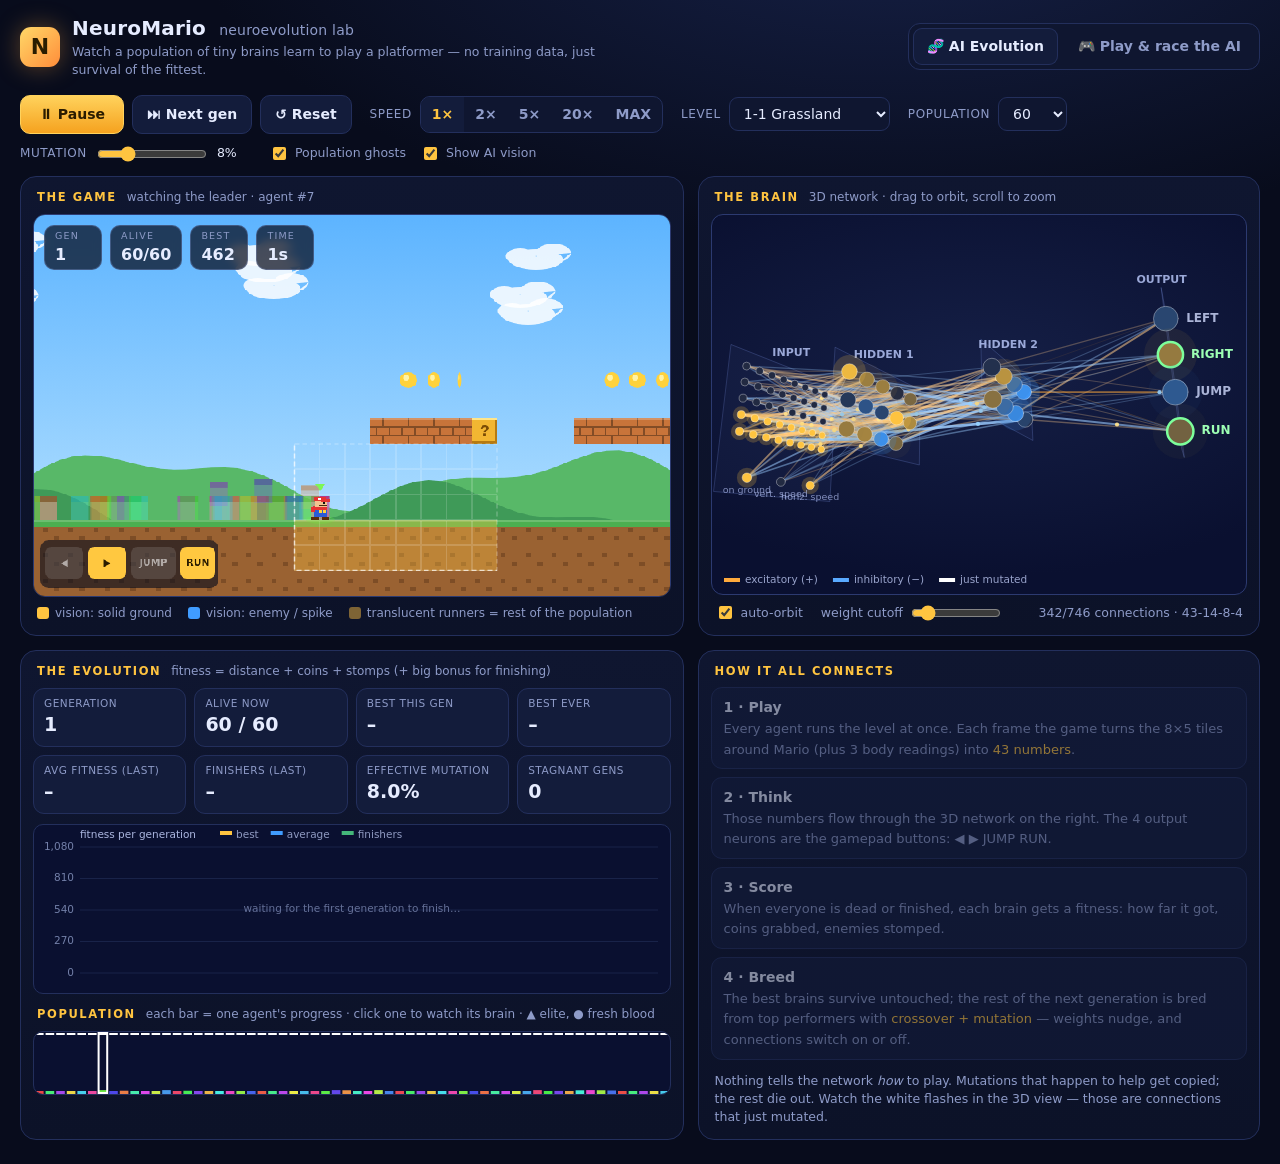
<file: index.html>
<!doctype html>
<html lang="en">
<head>
<meta charset="utf-8">
<meta name="viewport" content="width=device-width, initial-scale=1">
<title>NeuroMario — Neuroevolution Lab</title>
<link rel="stylesheet" href="css/style.css">
</head>
<body>
<header class="top">
  <div class="brand">
    <div class="logo">N</div>
    <div>
      <h1>NeuroMario <span>neuroevolution lab</span></h1>
      <p>Watch a population of tiny brains learn to play a platformer — no training data, just survival of the fittest.</p>
    </div>
  </div>
  <div class="tabs" role="tablist">
    <button class="tab active" id="tabEvolve" role="tab">🧬 AI Evolution</button>
    <button class="tab" id="tabPlay" role="tab">🎮 Play &amp; race the AI</button>
  </div>
</header>

<section class="toolbar">
  <div class="group">
    <button id="btnRun" class="btn primary">⏸ Pause</button>
    <button id="btnStep" class="btn" title="Fast-forward to the end of this generation">⏭ Next gen</button>
    <button id="btnReset" class="btn" title="Throw away the population and start over">↺ Reset</button>
  </div>
  <div class="group">
    <span class="lbl">Speed</span>
    <div class="seg" id="speedSeg">
      <button data-s="1" class="on">1×</button><button data-s="2">2×</button><button data-s="5">5×</button><button data-s="20">20×</button><button data-s="0">MAX</button>
    </div>
  </div>
  <div class="group">
    <span class="lbl">Level</span>
    <select id="selLevel" class="sel"></select>
  </div>
  <div class="group">
    <span class="lbl">Population</span>
    <select id="selPop" class="sel"><option>30</option><option selected>60</option><option>100</option><option>150</option></select>
  </div>
  <div class="group">
    <span class="lbl">Mutation</span>
    <input type="range" id="rngMut" min="1" max="30" value="8"><span id="valMut" class="val">8%</span>
  </div>
  <div class="group checks">
    <label><input type="checkbox" id="chkGhost" checked> Population ghosts</label>
    <label><input type="checkbox" id="chkVision" checked> Show AI vision</label>
  </div>
</section>

<main class="grid">
  <section class="panel game">
    <div class="ptitle"><b>THE GAME</b><span id="watchInfo">watching the leader</span>
      <button id="btnFollow" class="mini hidden">⤴ follow leader</button></div>
    <div class="stage">
      <canvas id="gameCanvas"></canvas>
      <div class="pills">
        <div class="pill"><i>GEN</i><b id="pGen">1</b></div>
        <div class="pill"><i>ALIVE</i><b id="pAlive">0</b></div>
        <div class="pill"><i>BEST</i><b id="pBest">0</b></div>
        <div class="pill"><i>TIME</i><b id="pTime">0s</b></div>
      </div>
      <div class="hint" id="playHint" style="">← → / A D move · ↑ / W / Space jump (hold = higher) · Shift / Z run · R restart</div>
    </div>
    <div class="legend">
      <span><i style="background:#ffc440"></i>vision: solid ground</span>
      <span><i style="background:#409cff"></i>vision: enemy / spike</span>
      <span><i style="background:hsl(40,85%,60%);opacity:.5"></i>translucent runners = rest of the population</span>
    </div>
  </section>

  <section class="panel viz">
    <div class="ptitle"><b>THE BRAIN</b><span id="netInfo">3D network · drag to orbit, scroll to zoom</span></div>
    <div class="vizwrap"><canvas id="netCanvas"></canvas></div>
    <div class="vizbar">
      <label><input type="checkbox" id="chkRotate" checked> auto-orbit</label>
      <label>weight cutoff <input type="range" id="rngCut" min="0" max="100" value="12"></label>
      <span id="netStats" class="val"></span>
    </div>
  </section>

  <section class="panel stats">
    <div class="ptitle"><b>THE EVOLUTION</b><span>fitness = distance + coins + stomps (+ big bonus for finishing)</span></div>
    <div class="cards">
      <div class="card"><i>Generation</i><b id="sGen">1</b></div>
      <div class="card"><i>Alive now</i><b id="sAlive">–</b></div>
      <div class="card"><i>Best this gen</i><b id="sGenBest">–</b></div>
      <div class="card"><i>Best ever</i><b id="sEver">–</b></div>
      <div class="card"><i>Avg fitness (last)</i><b id="sAvg">–</b></div>
      <div class="card"><i>Finishers (last)</i><b id="sWins">–</b></div>
      <div class="card"><i>Effective mutation</i><b id="sMut">–</b></div>
      <div class="card"><i>Stagnant gens</i><b id="sStag">0</b></div>
    </div>
    <canvas id="chart"></canvas>
    <div class="ptitle small"><b>POPULATION</b><span>each bar = one agent's progress · click one to watch its brain · ▲ elite, ● fresh blood</span></div>
    <canvas id="strip"></canvas>
  </section>

  <section class="panel how">
    <div class="ptitle"><b>HOW IT ALL CONNECTS</b></div>
    <ol class="steps" id="steps">
      <li data-st="play"><b>1 · Play</b><span>Every agent runs the level at once. Each frame the game turns the 8×5 tiles around Mario (plus 3 body readings) into <em>43 numbers</em>.</span></li>
      <li data-st="think"><b>2 · Think</b><span>Those numbers flow through the 3D network on the right. The 4 output neurons are the gamepad buttons: ◀ ▶ JUMP RUN.</span></li>
      <li data-st="score"><b>3 · Score</b><span>When everyone is dead or finished, each brain gets a fitness: how far it got, coins grabbed, enemies stomped.</span></li>
      <li data-st="breed"><b>4 · Breed</b><span>The best brains survive untouched; the rest of the next generation is bred from top performers with <em>crossover + mutation</em> — weights nudge, and connections switch on or off.</span></li>
    </ol>
    <p class="note">Nothing tells the network <i>how</i> to play. Mutations that happen to help get copied; the rest die out. Watch the white flashes in the 3D view — those are connections that just mutated.</p>
  </section>
</main>

<script src="js/core.js"></script>
<script src="js/game.js"></script>
<script src="js/evolution.js"></script>
<script src="js/render.js"></script>
<script src="js/viz3d.js"></script>
<script src="js/main.js"></script>
</body>
</html>
</file>
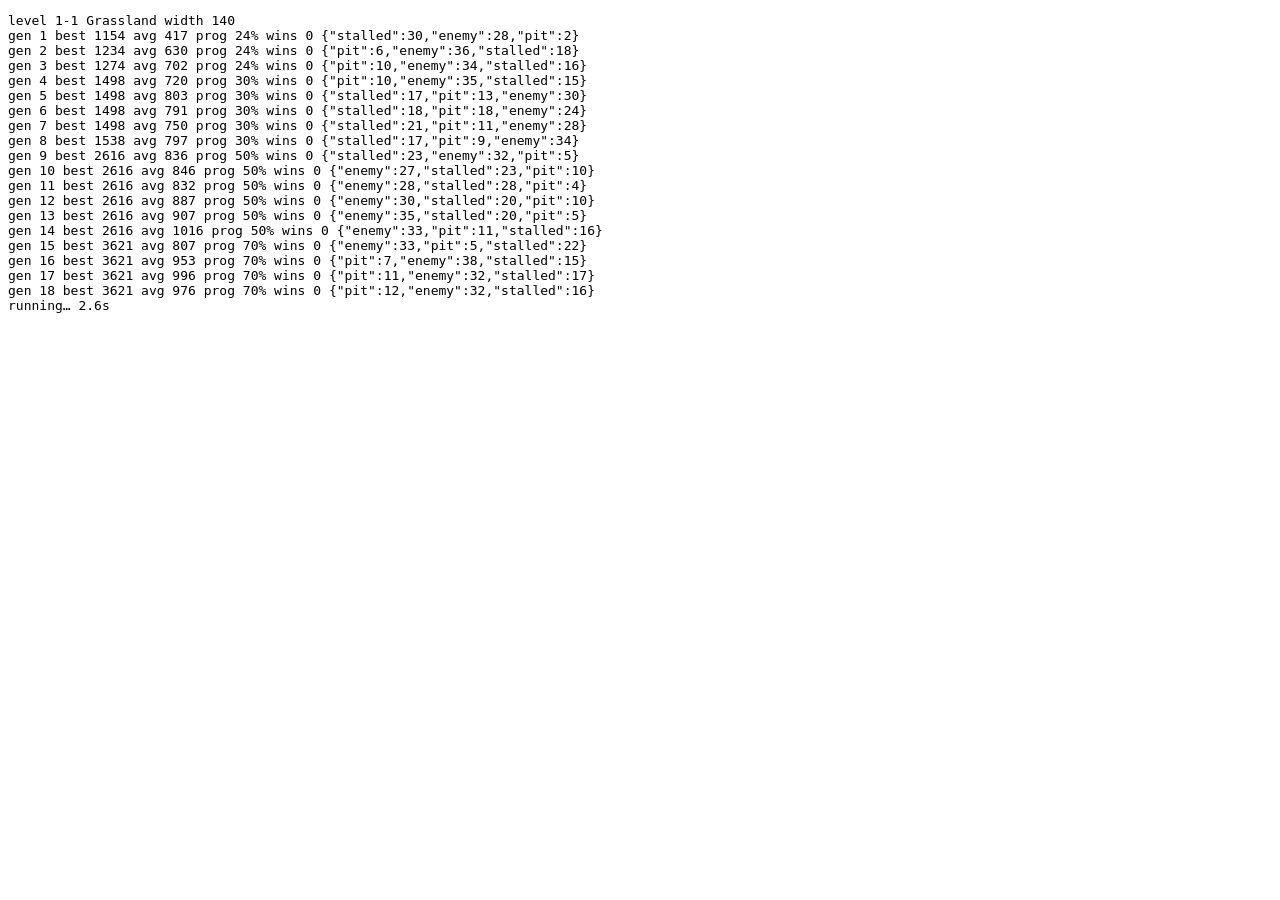
<file: test/headless.html>
<!doctype html>
<meta charset="utf-8">
<title>headless evolution test</title>
<pre id="out">running…</pre>
<script src="../js/core.js"></script>
<script src="../js/game.js"></script>
<script src="../js/evolution.js"></script>
<script>
const q = new URLSearchParams(location.search);
const lvl = +(q.get('level') || 0), gens = +(q.get('gens') || 40), seed = +(q.get('seed') || 1);
const out = document.getElementById('out');
const evo = new Evolution(LEVELS[lvl], { size: 60, seed });
const t0 = performance.now();
let lines = [`level ${LEVELS[lvl].name} width ${LEVELS[lvl].w}`];
let g = 0;
function run() {
  const tEnd = performance.now() + 100;
  while (performance.now() < tEnd && g < gens) {
    evo.tick();
    if (evo.finished) {
      const h = evo.history[evo.history.length - 1];
      const causes = {}; evo.games.forEach(x => causes[x.p.cause] = (causes[x.p.cause] || 0) + 1);
      lines.push(`gen ${h.gen} best ${h.best.toFixed(0)} avg ${h.avg.toFixed(0)} prog ${(h.bestX * 100).toFixed(0)}% wins ${h.wins} ${JSON.stringify(causes)}`);
      evo.nextGeneration(); g++;
    }
  }
  out.textContent = lines.join('\n') + `\n${g >= gens ? 'DONE' : 'running…'} ${((performance.now() - t0) / 1000).toFixed(1)}s`;
  if (g < gens) setTimeout(run, 0);
}
run();
</script>
</file>
<file: css/style.css>
:root {
  --bg: #080c1c; --panel: #0f1630; --panel2: #131c3b; --line: #232f5c; --text: #e6ecff; --dim: #8e9bc8;
  --accent: #ffc440; --hot: #ff9a3c; --cold: #409cff; --good: #5dff9b;
}
* { box-sizing: border-box; }
html, body { margin: 0; background: var(--bg); color: var(--text); font: 14px/1.45 system-ui, "Segoe UI", sans-serif; }
body { min-height: 100vh; background: radial-gradient(1200px 600px at 70% -10%, #17224a 0%, transparent 60%), var(--bg); }
button, select, input { font: inherit; color: inherit; }

.top { display: flex; align-items: center; justify-content: space-between; gap: 16px; padding: 14px 20px 8px; flex-wrap: wrap; }
.brand { display: flex; gap: 12px; align-items: center; }
.logo { width: 40px; height: 40px; border-radius: 11px; display: grid; place-items: center; font-weight: 800; font-size: 22px; color: #2a1c00; background: linear-gradient(135deg, #ffd868, #ff8d3a); box-shadow: 0 0 24px rgba(255,170,60,.35); }
h1 { margin: 0; font-size: 20px; letter-spacing: .2px; }
h1 span { font-weight: 500; color: var(--dim); font-size: 14px; margin-left: 6px; }
.brand p { margin: 0; color: var(--dim); font-size: 12.5px; max-width: 560px; }
.tabs { display: flex; gap: 6px; background: var(--panel); padding: 4px; border-radius: 12px; border: 1px solid var(--line); }
.tab { border: 0; background: transparent; padding: 8px 14px; border-radius: 9px; cursor: pointer; color: var(--dim); font-weight: 600; }
.tab.active { background: var(--panel2); color: var(--text); box-shadow: inset 0 0 0 1px var(--line); }

.toolbar { display: flex; flex-wrap: wrap; gap: 10px 18px; align-items: center; padding: 8px 20px 12px; }
.group { display: flex; align-items: center; gap: 8px; }
.lbl { color: var(--dim); font-size: 12px; text-transform: uppercase; letter-spacing: .6px; }
.val { color: var(--text); font-variant-numeric: tabular-nums; min-width: 34px; font-size: 12.5px; }
.btn { background: var(--panel2); border: 1px solid var(--line); border-radius: 10px; padding: 8px 14px; cursor: pointer; font-weight: 600; transition: .12s; }
.btn:hover { border-color: #3d4f94; background: #18234a; }
.btn.primary { background: linear-gradient(180deg, #ffd25c, #f5a21f); color: #2a1c00; border-color: #ffd25c; min-width: 104px; }
.btn.primary:hover { filter: brightness(1.08); }
.seg { display: flex; background: var(--panel); border: 1px solid var(--line); border-radius: 10px; overflow: hidden; }
.seg button { border: 0; background: transparent; padding: 7px 11px; cursor: pointer; color: var(--dim); font-weight: 600; }
.seg button.on { background: var(--panel2); color: var(--accent); }
.sel { background: var(--panel); border: 1px solid var(--line); border-radius: 9px; padding: 7px 10px; }
input[type=range] { accent-color: var(--accent); width: 110px; }
.checks { gap: 14px; }
.checks label, .vizbar label { display: flex; gap: 6px; align-items: center; color: var(--dim); cursor: pointer; font-size: 12.5px; }
input[type=checkbox] { accent-color: var(--accent); }

.grid { display: grid; grid-template-columns: minmax(0, 1.18fr) minmax(0, 1fr); gap: 14px; padding: 0 20px 24px; }
.panel { background: linear-gradient(180deg, var(--panel), #0c1228); border: 1px solid var(--line); border-radius: 16px; padding: 12px; min-width: 0; }
.ptitle { display: flex; align-items: baseline; gap: 10px; padding: 0 4px 8px; }
.ptitle b { letter-spacing: 1.6px; font-size: 11.5px; color: var(--accent); }
.ptitle span { color: var(--dim); font-size: 12px; flex: 1; }
.ptitle.small { padding-top: 12px; }
.mini { background: var(--panel2); border: 1px solid var(--line); color: var(--text); border-radius: 8px; padding: 3px 9px; cursor: pointer; font-size: 12px; }
.hidden { display: none !important; }

.stage { position: relative; border-radius: 12px; overflow: hidden; border: 1px solid #2c3a70; background: #000; }
#gameCanvas { display: block; width: 100%; height: auto; aspect-ratio: 800 / 480; image-rendering: pixelated; }
.pills { position: absolute; top: 10px; left: 10px; display: flex; gap: 8px; pointer-events: none; }
.pill { background: rgba(8,12,28,.72); backdrop-filter: blur(4px); border: 1px solid rgba(160,185,255,.25); border-radius: 10px; padding: 3px 10px; display: flex; flex-direction: column; min-width: 58px; }
.pill i { font-style: normal; font-size: 9.5px; color: var(--dim); letter-spacing: 1.2px; }
.pill b { font-size: 16px; font-variant-numeric: tabular-nums; }
.hint { font-size: 12px; background: var(--panel2); border: 1px solid var(--line); margin: 8px 0 0; padding: 6px 10px; border-radius: 8px; color: #cdd7ff; display: none; }
.playing .hint { display: block; }
.legend { display: flex; flex-wrap: wrap; gap: 6px 16px; padding: 8px 4px 0; color: var(--dim); font-size: 12px; }
.legend i { display: inline-block; width: 12px; height: 12px; border-radius: 3px; margin-right: 6px; vertical-align: -2px; }

.viz { display: flex; flex-direction: column; }
.vizwrap { flex: 1; min-height: 360px; position: relative; border-radius: 12px; border: 1px solid #2c3a70; overflow: hidden;
  background: radial-gradient(600px 300px at 50% 40%, #151f46 0%, #0a1030 70%); }
#netCanvas { position: absolute; inset: 0; width: 100%; height: 100%; touch-action: none; }
.vizbar { display: flex; align-items: center; gap: 18px; padding: 8px 4px 0; flex-wrap: wrap; }
.vizbar input[type=range] { width: 90px; }
.vizbar .val { margin-left: auto; color: var(--dim); }

.stats, .how { grid-column: auto; }
.cards { display: grid; grid-template-columns: repeat(4, 1fr); gap: 8px; margin-bottom: 10px; }
.card { background: var(--panel2); border: 1px solid var(--line); border-radius: 11px; padding: 7px 10px; }
.card i { display: block; font-style: normal; font-size: 10.5px; color: var(--dim); letter-spacing: .5px; text-transform: uppercase; }
.card b { font-size: 19px; font-variant-numeric: tabular-nums; }
#chart { width: 100%; height: 170px; display: block; background: #0a1030; border-radius: 10px; border: 1px solid var(--line); }
#strip { width: 100%; height: 64px; display: block; background: #0a1030; border-radius: 10px; border: 1px solid var(--line); cursor: pointer; }

.steps { list-style: none; margin: 0; padding: 0; display: grid; gap: 8px; }
.steps li { border: 1px solid var(--line); background: var(--panel2); border-radius: 11px; padding: 9px 12px; opacity: .55; transition: .2s; }
.steps li b { display: block; color: var(--text); }
.steps li span { color: var(--dim); font-size: 13px; }
.steps li em { color: var(--accent); font-style: normal; }
.steps li.active { opacity: 1; border-color: var(--accent); box-shadow: 0 0 0 1px rgba(255,196,64,.25), 0 0 22px rgba(255,196,64,.12); }
.note { color: var(--dim); font-size: 12.5px; margin: 12px 4px 0; }

@media (max-width: 1000px) {
  .grid { grid-template-columns: minmax(0, 1fr); }
  .cards { grid-template-columns: repeat(2, 1fr); }
  .vizwrap { min-height: 420px; }
}

/* single-panel views (?only=game|brain|stats) — used for README screenshots */
body.only .top, body.only .toolbar { display: none; }
body.only .grid { grid-template-columns: minmax(0, 1fr); padding: 14px; }
body.only .panel { display: none; }
body.only-game .game, body.only-brain .viz, body.only-stats .stats, body.only-stats .how { display: block; }
body.only-brain .vizwrap { min-height: 560px; }
body.only-stats .grid { grid-template-columns: minmax(0, 1.2fr) minmax(0, 1fr); }
</file>
